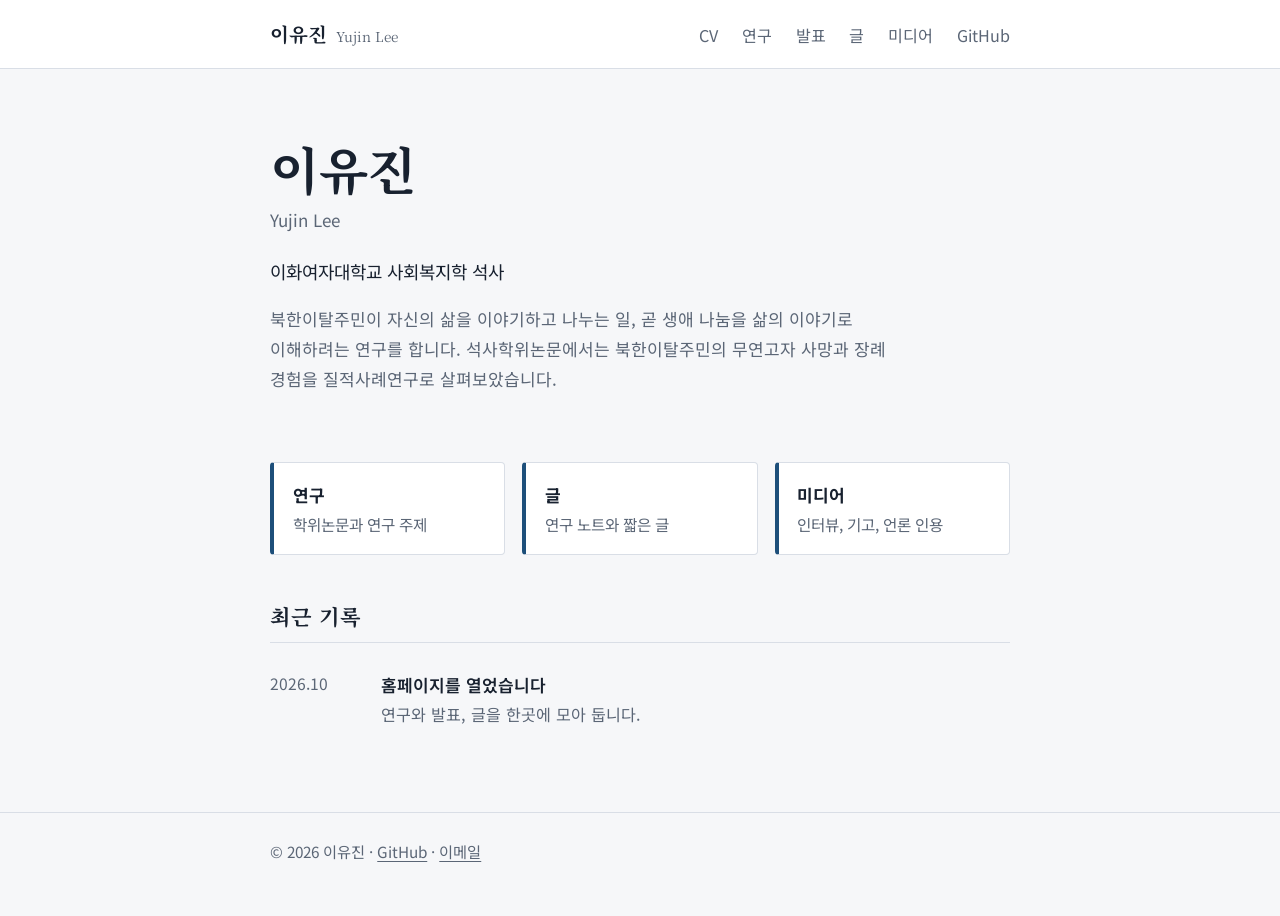
<file: index.html>
<!doctype html>
<html lang="ko">
<head>
  <meta charset="utf-8">
  <meta name="viewport" content="width=device-width, initial-scale=1">
  <title>이유진 | 북한이탈주민 삶 연구</title>
  <meta name="description" content="사회복지학 석사. 북한이탈주민의 생애 나눔과 삶의 이야기를 질적으로 연구합니다.">
  <meta property="og:title" content="이유진 | 북한이탈주민 삶 연구">
  <meta property="og:description" content="사회복지학 석사. 북한이탈주민의 생애 나눔과 삶의 이야기를 질적으로 연구합니다.">
  <meta property="og:locale" content="ko_KR">
  <link rel="preconnect" href="https://fonts.googleapis.com">
  <link rel="preconnect" href="https://fonts.gstatic.com" crossorigin>
  <link rel="stylesheet" href="https://fonts.googleapis.com/css2?family=Noto+Serif+KR:wght@500;700&family=Noto+Sans+KR:wght@400;600&display=swap">
  <link rel="stylesheet" href="assets/style.css">
</head>
<body>
  <header class="site-header">
    <div class="wrap">
      <a class="brand" href="index.html">이유진<small>Yujin Lee</small></a>
      <nav aria-label="주 메뉴">
        <a href="about.html">CV</a>
        <a href="research.html">연구</a>
        <a href="talks.html">발표</a>
        <a href="writing.html">글</a>
        <a href="media.html">미디어</a>
        <a href="https://github.com/dodojin2020">GitHub</a>
      </nav>
    </div>
  </header>

  <main>
    <div class="wrap">
      <section class="hero">
        <h1>이유진</h1>
        <p class="en">Yujin Lee</p>
        <p class="role">이화여자대학교 사회복지학 석사</p>
        <p class="interests">북한이탈주민이 자신의 삶을 이야기하고 나누는 일, 곧 생애 나눔을 삶의 이야기로 이해하려는 연구를 합니다. 석사학위논문에서는 북한이탈주민의 무연고자 사망과 장례 경험을 질적사례연구로 살펴보았습니다.</p>
      </section>

      <ul class="shortcuts">
        <li><a href="research.html"><strong>연구</strong><span>학위논문과 연구 주제</span></a></li>
        <li><a href="writing.html"><strong>글</strong><span>연구 노트와 짧은 글</span></a></li>
        <li><a href="media.html"><strong>미디어</strong><span>인터뷰, 기고, 언론 인용</span></a></li>
      </ul>

      <h2>최근 기록</h2>
      <ul class="entries">
        <li>
          <span class="when">2026.10</span>
          <span class="what"><strong>홈페이지를 열었습니다</strong><span>연구와 발표, 글을 한곳에 모아 둡니다.</span></span>
        </li>
      </ul>
    </div>
  </main>

  <footer>
    <div class="wrap">© 2026 이유진 · <a href="https://github.com/dodojin2020">GitHub</a> · <a href="mailto:lglgh063@gmail.com">이메일</a></div>
  </footer>
</body>
</html>
</file>
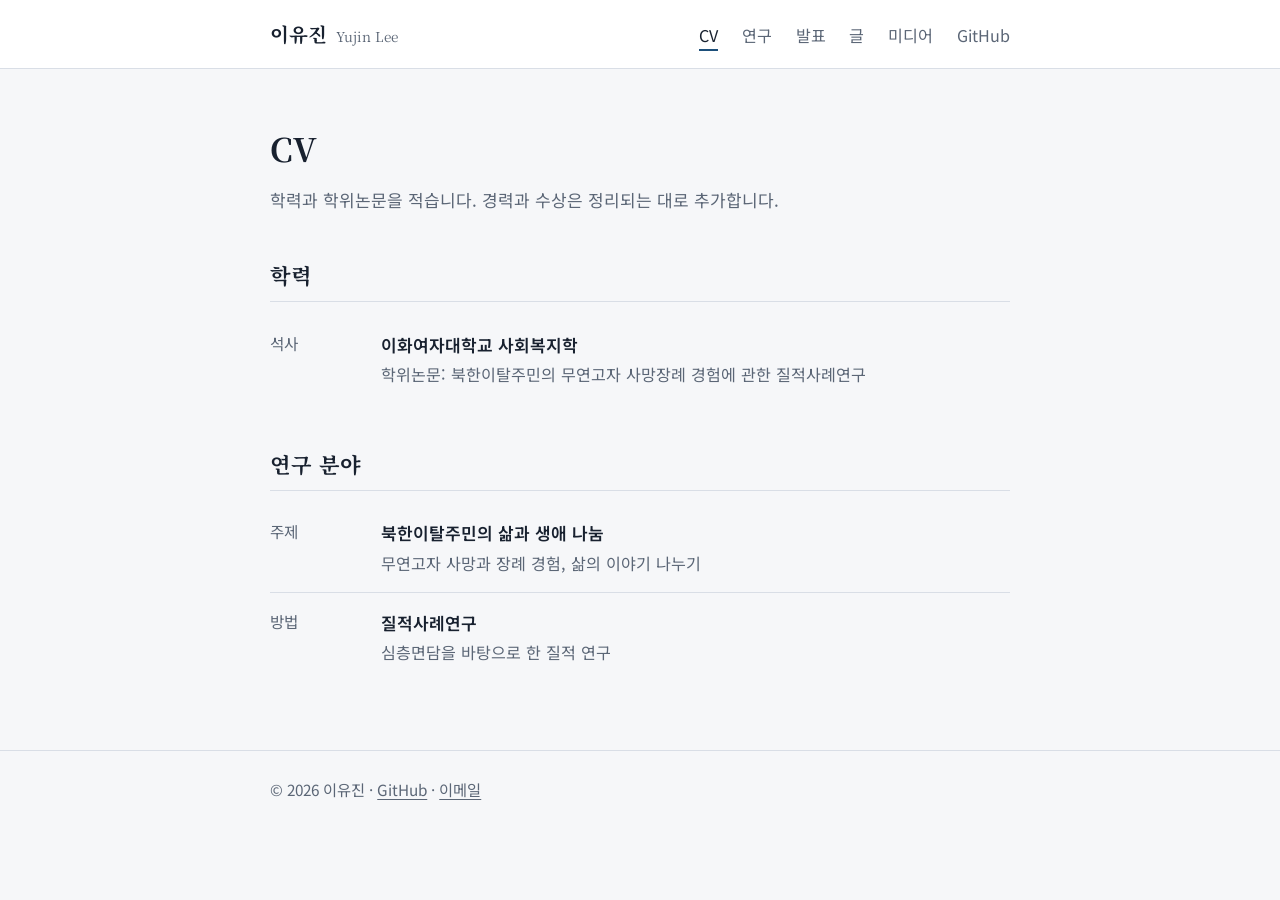
<file: about.html>
<!doctype html>
<html lang="ko">
<head>
  <meta charset="utf-8">
  <meta name="viewport" content="width=device-width, initial-scale=1">
  <title>CV | 이유진</title>
  <link rel="preconnect" href="https://fonts.googleapis.com">
  <link rel="preconnect" href="https://fonts.gstatic.com" crossorigin>
  <link rel="stylesheet" href="https://fonts.googleapis.com/css2?family=Noto+Serif+KR:wght@500;700&family=Noto+Sans+KR:wght@400;600&display=swap">
  <link rel="stylesheet" href="assets/style.css">
</head>
<body>
  <header class="site-header">
    <div class="wrap">
      <a class="brand" href="index.html">이유진<small>Yujin Lee</small></a>
      <nav aria-label="주 메뉴">
        <a href="about.html" aria-current="page">CV</a>
        <a href="research.html">연구</a>
        <a href="talks.html">발표</a>
        <a href="writing.html">글</a>
        <a href="media.html">미디어</a>
        <a href="https://github.com/dodojin2020">GitHub</a>
      </nav>
    </div>
  </header>

  <main>
    <div class="wrap">
      <h1>CV</h1>
      <p class="lead">학력과 학위논문을 적습니다. 경력과 수상은 정리되는 대로 추가합니다.</p>

      <h2>학력</h2>
      <ul class="entries">
        <li>
          <span class="when">석사</span>
          <span class="what"><strong>이화여자대학교 사회복지학</strong><span>학위논문: 북한이탈주민의 무연고자 사망장례 경험에 관한 질적사례연구</span></span>
        </li>
      </ul>

      <h2>연구 분야</h2>
      <ul class="entries">
        <li>
          <span class="when">주제</span>
          <span class="what"><strong>북한이탈주민의 삶과 생애 나눔</strong><span>무연고자 사망과 장례 경험, 삶의 이야기 나누기</span></span>
        </li>
        <li>
          <span class="when">방법</span>
          <span class="what"><strong>질적사례연구</strong><span>심층면담을 바탕으로 한 질적 연구</span></span>
        </li>
      </ul>
    </div>
  </main>

  <footer>
    <div class="wrap">© 2026 이유진 · <a href="https://github.com/dodojin2020">GitHub</a> · <a href="mailto:lglgh063@gmail.com">이메일</a></div>
  </footer>
</body>
</html>
</file>
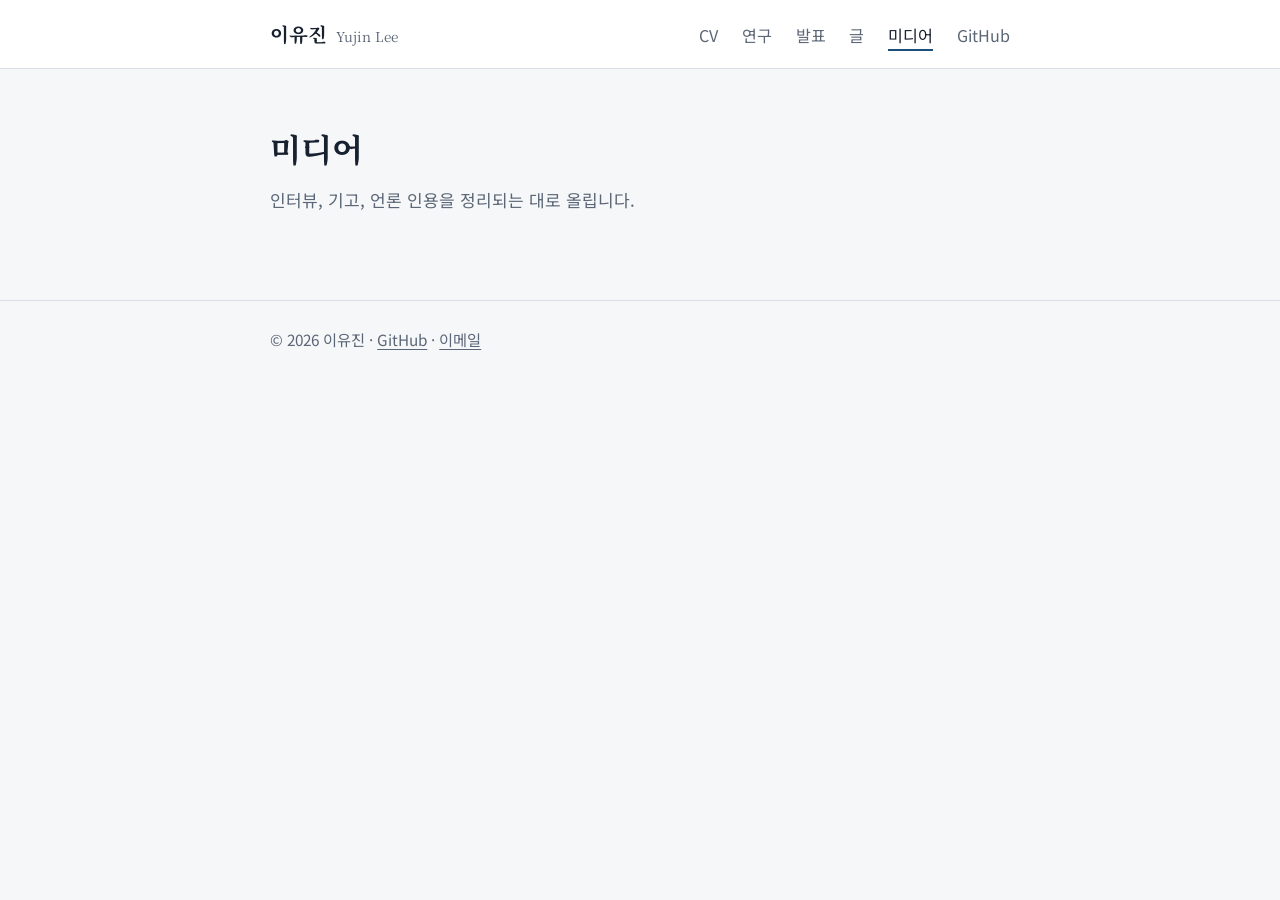
<file: media.html>
<!doctype html>
<html lang="ko">
<head>
  <meta charset="utf-8">
  <meta name="viewport" content="width=device-width, initial-scale=1">
  <title>미디어 | 이유진</title>
  <link rel="preconnect" href="https://fonts.googleapis.com">
  <link rel="preconnect" href="https://fonts.gstatic.com" crossorigin>
  <link rel="stylesheet" href="https://fonts.googleapis.com/css2?family=Noto+Serif+KR:wght@500;700&family=Noto+Sans+KR:wght@400;600&display=swap">
  <link rel="stylesheet" href="assets/style.css">
</head>
<body>
  <header class="site-header">
    <div class="wrap">
      <a class="brand" href="index.html">이유진<small>Yujin Lee</small></a>
      <nav aria-label="주 메뉴">
        <a href="about.html">CV</a>
        <a href="research.html">연구</a>
        <a href="talks.html">발표</a>
        <a href="writing.html">글</a>
        <a href="media.html" aria-current="page">미디어</a>
        <a href="https://github.com/dodojin2020">GitHub</a>
      </nav>
    </div>
  </header>

  <main>
    <div class="wrap">
      <h1>미디어</h1>
      <p class="lead">인터뷰, 기고, 언론 인용을 정리되는 대로 올립니다.</p>
    </div>
  </main>

  <footer>
    <div class="wrap">© 2026 이유진 · <a href="https://github.com/dodojin2020">GitHub</a> · <a href="mailto:lglgh063@gmail.com">이메일</a></div>
  </footer>
</body>
</html>
</file>
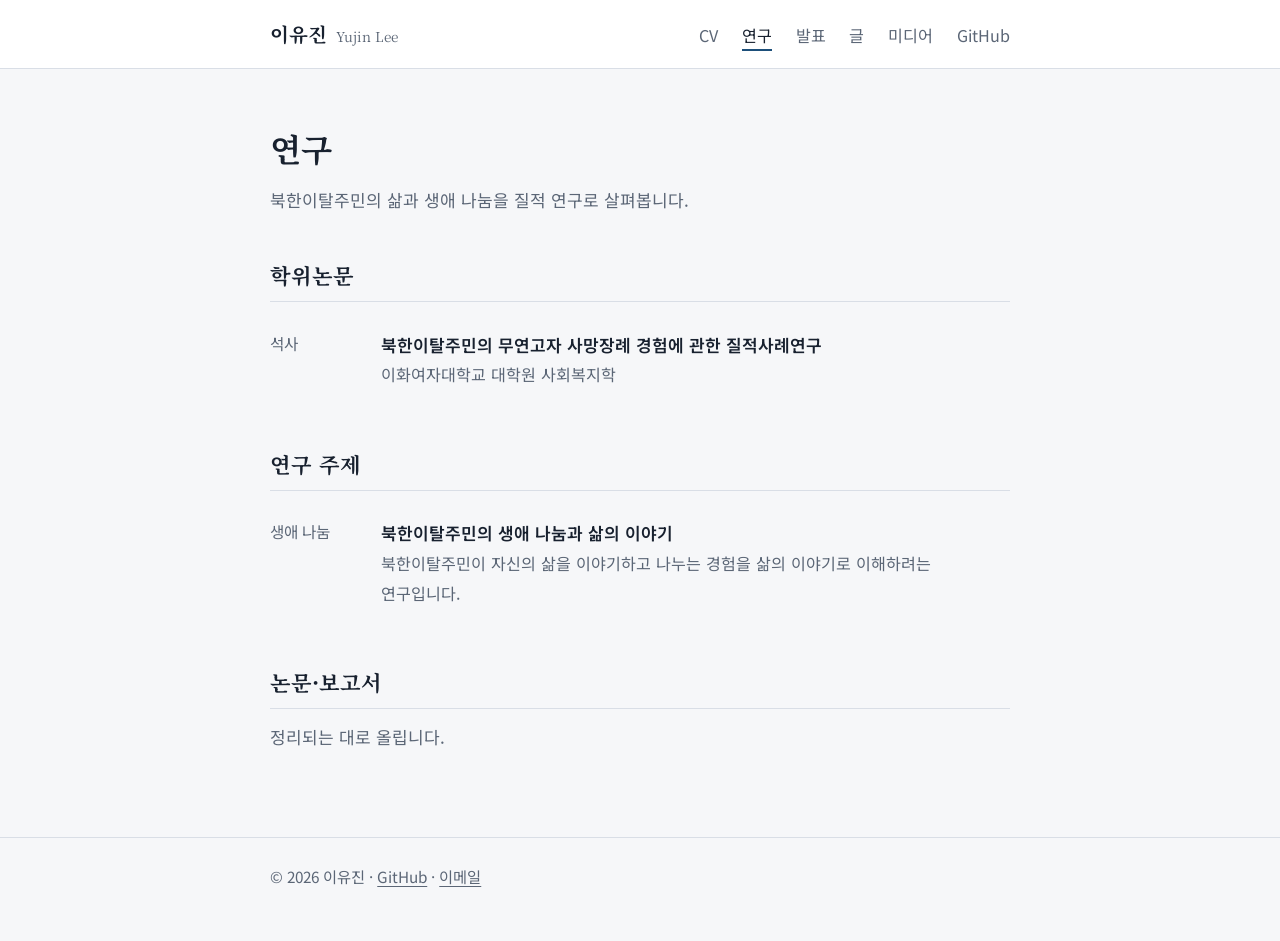
<file: research.html>
<!doctype html>
<html lang="ko">
<head>
  <meta charset="utf-8">
  <meta name="viewport" content="width=device-width, initial-scale=1">
  <title>연구 | 이유진</title>
  <link rel="preconnect" href="https://fonts.googleapis.com">
  <link rel="preconnect" href="https://fonts.gstatic.com" crossorigin>
  <link rel="stylesheet" href="https://fonts.googleapis.com/css2?family=Noto+Serif+KR:wght@500;700&family=Noto+Sans+KR:wght@400;600&display=swap">
  <link rel="stylesheet" href="assets/style.css">
</head>
<body>
  <header class="site-header">
    <div class="wrap">
      <a class="brand" href="index.html">이유진<small>Yujin Lee</small></a>
      <nav aria-label="주 메뉴">
        <a href="about.html">CV</a>
        <a href="research.html" aria-current="page">연구</a>
        <a href="talks.html">발표</a>
        <a href="writing.html">글</a>
        <a href="media.html">미디어</a>
        <a href="https://github.com/dodojin2020">GitHub</a>
      </nav>
    </div>
  </header>

  <main>
    <div class="wrap">
      <h1>연구</h1>
      <p class="lead">북한이탈주민의 삶과 생애 나눔을 질적 연구로 살펴봅니다.</p>

      <h2>학위논문</h2>
      <ul class="entries">
        <li>
          <span class="when">석사</span>
          <span class="what"><strong>북한이탈주민의 무연고자 사망장례 경험에 관한 질적사례연구</strong><span>이화여자대학교 대학원 사회복지학</span></span>
        </li>
      </ul>

      <h2>연구 주제</h2>
      <ul class="entries">
        <li>
          <span class="when">생애 나눔</span>
          <span class="what"><strong>북한이탈주민의 생애 나눔과 삶의 이야기</strong><span>북한이탈주민이 자신의 삶을 이야기하고 나누는 경험을 삶의 이야기로 이해하려는 연구입니다.</span></span>
        </li>
      </ul>

      <h2>논문·보고서</h2>
      <p class="lead">정리되는 대로 올립니다.</p>
    </div>
  </main>

  <footer>
    <div class="wrap">© 2026 이유진 · <a href="https://github.com/dodojin2020">GitHub</a> · <a href="mailto:lglgh063@gmail.com">이메일</a></div>
  </footer>
</body>
</html>
</file>
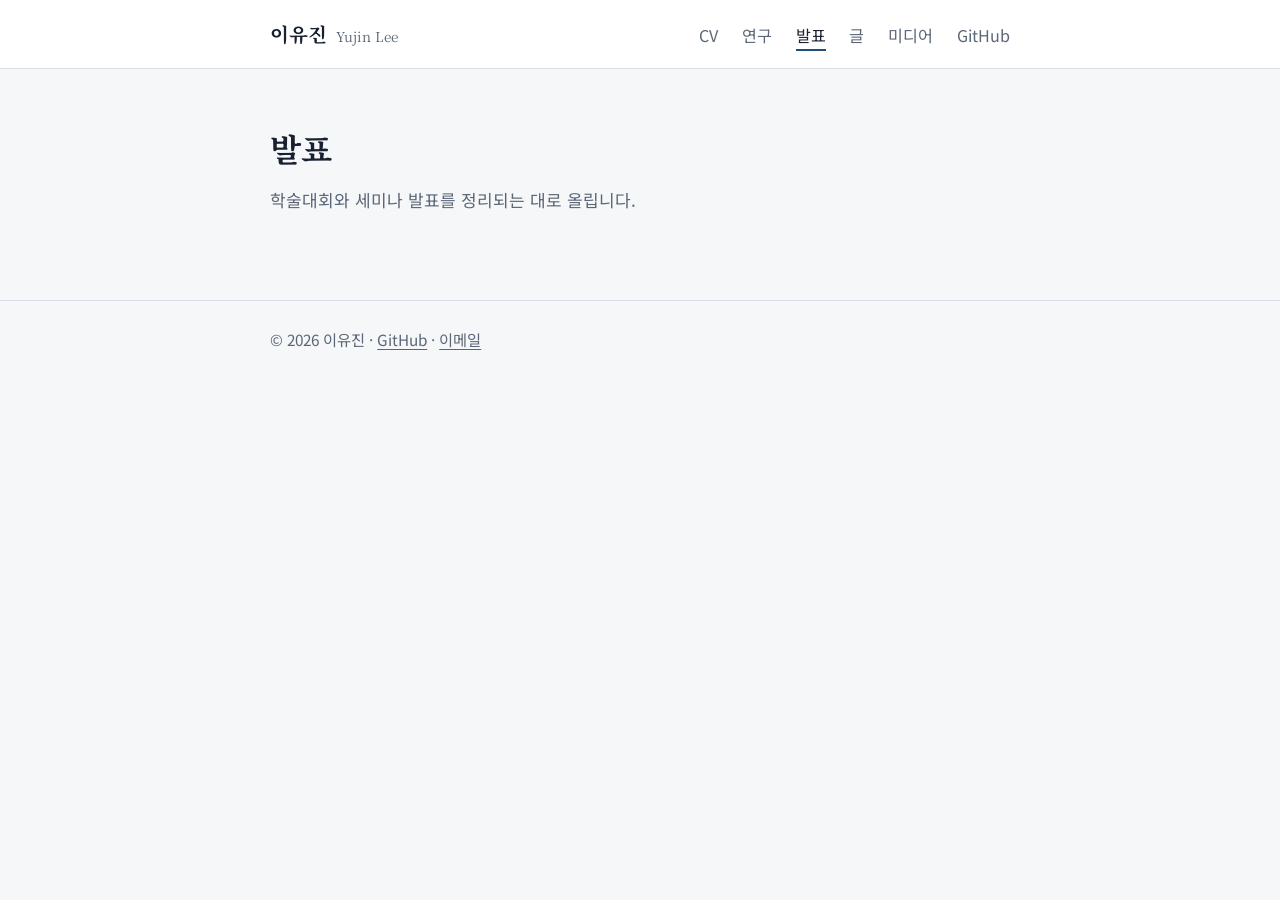
<file: talks.html>
<!doctype html>
<html lang="ko">
<head>
  <meta charset="utf-8">
  <meta name="viewport" content="width=device-width, initial-scale=1">
  <title>발표 | 이유진</title>
  <link rel="preconnect" href="https://fonts.googleapis.com">
  <link rel="preconnect" href="https://fonts.gstatic.com" crossorigin>
  <link rel="stylesheet" href="https://fonts.googleapis.com/css2?family=Noto+Serif+KR:wght@500;700&family=Noto+Sans+KR:wght@400;600&display=swap">
  <link rel="stylesheet" href="assets/style.css">
</head>
<body>
  <header class="site-header">
    <div class="wrap">
      <a class="brand" href="index.html">이유진<small>Yujin Lee</small></a>
      <nav aria-label="주 메뉴">
        <a href="about.html">CV</a>
        <a href="research.html">연구</a>
        <a href="talks.html" aria-current="page">발표</a>
        <a href="writing.html">글</a>
        <a href="media.html">미디어</a>
        <a href="https://github.com/dodojin2020">GitHub</a>
      </nav>
    </div>
  </header>

  <main>
    <div class="wrap">
      <h1>발표</h1>
      <p class="lead">학술대회와 세미나 발표를 정리되는 대로 올립니다.</p>
    </div>
  </main>

  <footer>
    <div class="wrap">© 2026 이유진 · <a href="https://github.com/dodojin2020">GitHub</a> · <a href="mailto:lglgh063@gmail.com">이메일</a></div>
  </footer>
</body>
</html>
</file>
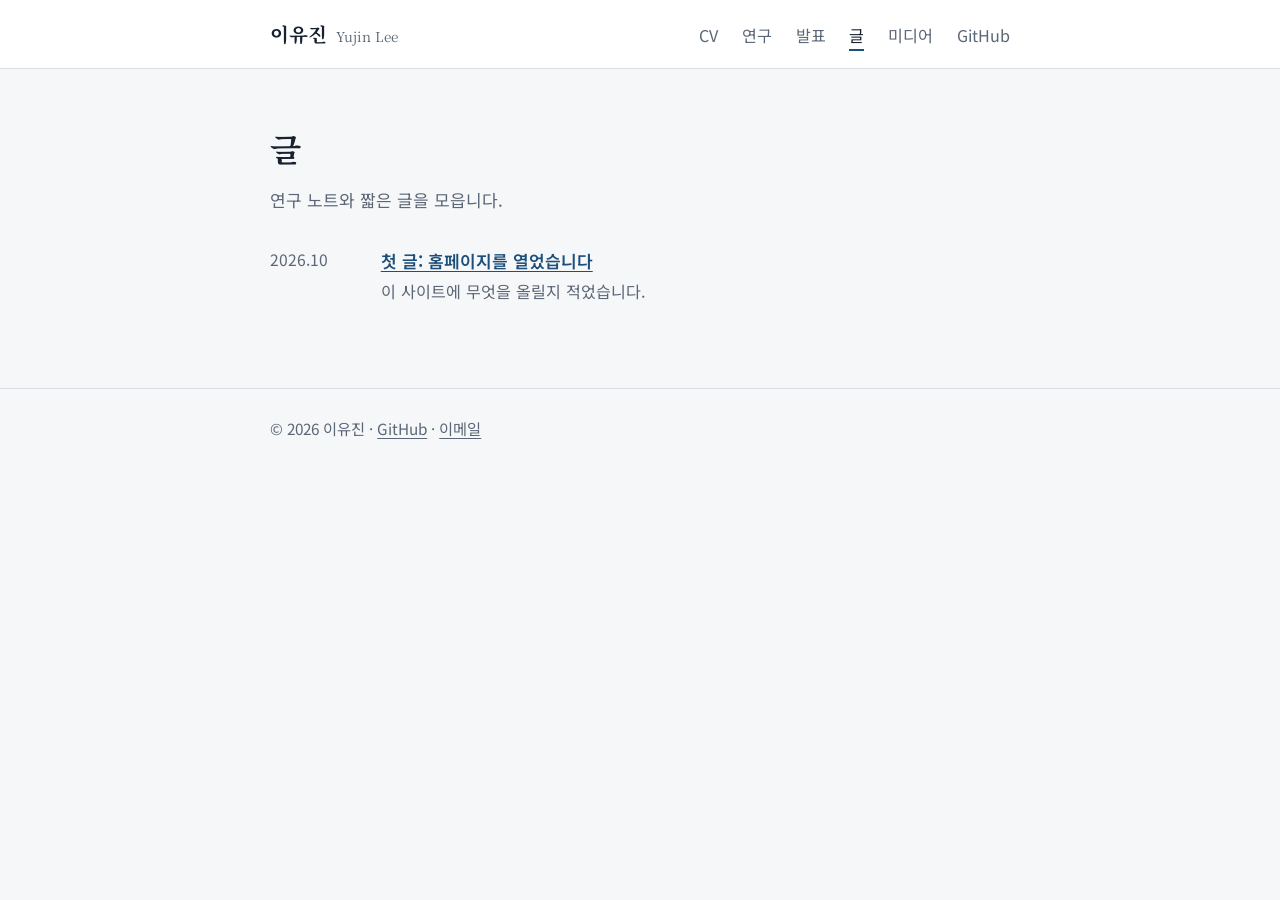
<file: writing.html>
<!doctype html>
<html lang="ko">
<head>
  <meta charset="utf-8">
  <meta name="viewport" content="width=device-width, initial-scale=1">
  <title>글 | 이유진</title>
  <link rel="preconnect" href="https://fonts.googleapis.com">
  <link rel="preconnect" href="https://fonts.gstatic.com" crossorigin>
  <link rel="stylesheet" href="https://fonts.googleapis.com/css2?family=Noto+Serif+KR:wght@500;700&family=Noto+Sans+KR:wght@400;600&display=swap">
  <link rel="stylesheet" href="assets/style.css">
</head>
<body>
  <header class="site-header">
    <div class="wrap">
      <a class="brand" href="index.html">이유진<small>Yujin Lee</small></a>
      <nav aria-label="주 메뉴">
        <a href="about.html">CV</a>
        <a href="research.html">연구</a>
        <a href="talks.html">발표</a>
        <a href="writing.html" aria-current="page">글</a>
        <a href="media.html">미디어</a>
        <a href="https://github.com/dodojin2020">GitHub</a>
      </nav>
    </div>
  </header>

  <main>
    <div class="wrap">
      <h1>글</h1>
      <p class="lead">연구 노트와 짧은 글을 모읍니다.</p>

      <ul class="entries">
        <li>
          <span class="when">2026.10</span>
          <span class="what"><strong><a href="posts/hello.html">첫 글: 홈페이지를 열었습니다</a></strong><span>이 사이트에 무엇을 올릴지 적었습니다.</span></span>
        </li>
      </ul>
    </div>
  </main>

  <footer>
    <div class="wrap">© 2026 이유진 · <a href="https://github.com/dodojin2020">GitHub</a> · <a href="mailto:lglgh063@gmail.com">이메일</a></div>
  </footer>
</body>
</html>
</file>
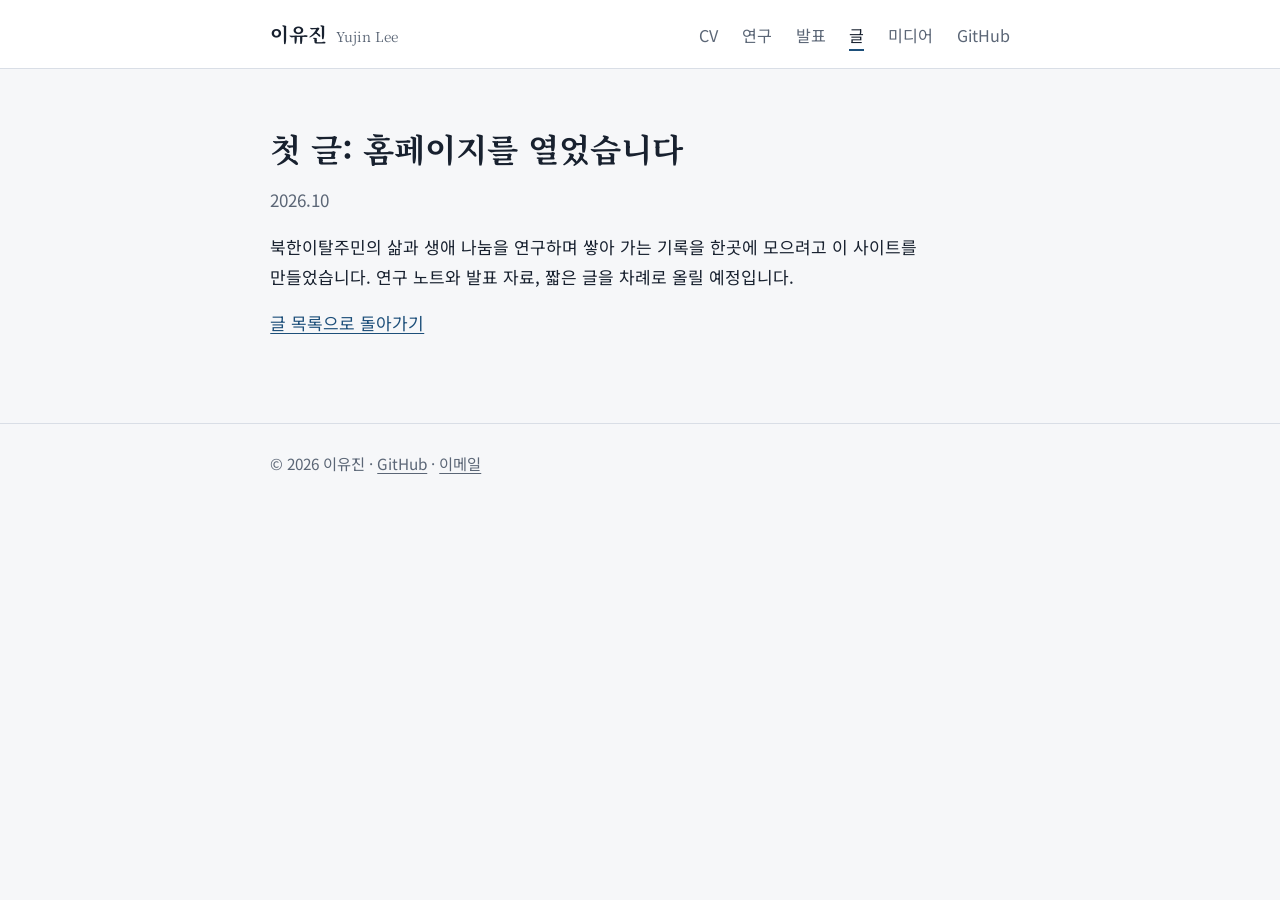
<file: posts/hello.html>
<!doctype html>
<html lang="ko">
<head>
  <meta charset="utf-8">
  <meta name="viewport" content="width=device-width, initial-scale=1">
  <title>첫 글: 홈페이지를 열었습니다 | 이유진</title>
  <link rel="preconnect" href="https://fonts.googleapis.com">
  <link rel="preconnect" href="https://fonts.gstatic.com" crossorigin>
  <link rel="stylesheet" href="https://fonts.googleapis.com/css2?family=Noto+Serif+KR:wght@500;700&family=Noto+Sans+KR:wght@400;600&display=swap">
  <link rel="stylesheet" href="../assets/style.css">
</head>
<body>
  <header class="site-header">
    <div class="wrap">
      <a class="brand" href="../index.html">이유진<small>Yujin Lee</small></a>
      <nav aria-label="주 메뉴">
        <a href="../about.html">CV</a>
        <a href="../research.html">연구</a>
        <a href="../talks.html">발표</a>
        <a href="../writing.html" aria-current="page">글</a>
        <a href="../media.html">미디어</a>
        <a href="https://github.com/dodojin2020">GitHub</a>
      </nav>
    </div>
  </header>

  <main>
    <div class="wrap">
      <h1>첫 글: 홈페이지를 열었습니다</h1>
      <p class="lead">2026.10</p>
      <p>북한이탈주민의 삶과 생애 나눔을 연구하며 쌓아 가는 기록을 한곳에 모으려고 이 사이트를 만들었습니다. 연구 노트와 발표 자료, 짧은 글을 차례로 올릴 예정입니다.</p>
      <p><a href="../writing.html">글 목록으로 돌아가기</a></p>
    </div>
  </main>

  <footer>
    <div class="wrap">© 2026 이유진 · <a href="https://github.com/dodojin2020">GitHub</a> · <a href="mailto:lglgh063@gmail.com">이메일</a></div>
  </footer>
</body>
</html>
</file>
<file: assets/style.css>
:root {
  --bg: #f6f7f9;
  --surface: #ffffff;
  --ink: #18212f;
  --muted: #5b6676;
  --line: #d9dee6;
  --accent: #1d4f7a;
  --accent-soft: #e6eef6;
  --max: 46rem;
}

@media (prefers-color-scheme: dark) {
  :root {
    --bg: #11161d;
    --surface: #18202a;
    --ink: #e7ebf0;
    --muted: #9aa5b4;
    --line: #2b3542;
    --accent: #8fbbe3;
    --accent-soft: #1f2d3d;
  }
}

* { box-sizing: border-box; }

html { font-size: 17px; }

body {
  margin: 0;
  background: var(--bg);
  color: var(--ink);
  font-family: "Pretendard Variable", Pretendard, "Noto Sans KR", -apple-system, "Apple SD Gothic Neo", "Malgun Gothic", sans-serif;
  line-height: 1.75;
  word-break: keep-all;
}

a { color: var(--accent); text-decoration-thickness: 1px; text-underline-offset: 3px; }
a:hover { text-decoration-thickness: 2px; }
a:focus-visible, button:focus-visible { outline: 3px solid var(--accent); outline-offset: 3px; border-radius: 2px; }

.wrap { max-width: var(--max); margin: 0 auto; padding: 0 1.25rem; }

/* 상단 메뉴 */
.site-header { border-bottom: 1px solid var(--line); background: var(--surface); }
.site-header .wrap { display: flex; flex-wrap: wrap; align-items: baseline; justify-content: space-between; gap: .5rem 1.5rem; padding-top: 1rem; padding-bottom: 1rem; }
.brand { font-family: "Noto Serif KR", "Nanum Myeongjo", serif; font-weight: 700; font-size: 1.15rem; color: var(--ink); text-decoration: none; }
.brand small { font-family: inherit; font-weight: 400; color: var(--muted); margin-left: .5rem; font-size: .8rem; }
nav a { color: var(--muted); text-decoration: none; margin-right: 1.1rem; font-size: .95rem; }
nav a:last-child { margin-right: 0; }
nav a:hover, nav a[aria-current="page"] { color: var(--ink); }
nav a[aria-current="page"] { border-bottom: 2px solid var(--accent); padding-bottom: 2px; }

/* 첫 화면 */
.hero { padding: 4rem 0 2.5rem; }
.hero h1 { font-family: "Noto Serif KR", "Nanum Myeongjo", serif; font-size: clamp(2rem, 6vw, 3rem); line-height: 1.25; margin: 0 0 .25rem; letter-spacing: -.01em; }
.hero .en { color: var(--muted); margin: 0 0 1.25rem; }
.hero .role { font-size: 1.05rem; margin: 0 0 .25rem; }
.hero .interests { color: var(--muted); margin: 1rem 0 0; max-width: 38rem; }

/* 본문 */
main { padding-bottom: 4rem; }
main h1 { font-family: "Noto Serif KR", "Nanum Myeongjo", serif; font-size: 1.9rem; margin: 3rem 0 .5rem; }
main h2 { font-family: "Noto Serif KR", "Nanum Myeongjo", serif; font-size: 1.25rem; margin: 2.5rem 0 .75rem; padding-bottom: .4rem; border-bottom: 1px solid var(--line); }
main p.lead { color: var(--muted); margin: 0 0 1rem; }

/* 목록: 연도 + 내용 */
.entries { list-style: none; padding: 0; margin: 0; }
.entries li { display: grid; grid-template-columns: 5.5rem 1fr; gap: .25rem 1rem; padding: .85rem 0; border-bottom: 1px solid var(--line); }
.entries li:last-child { border-bottom: 0; }
.entries .when { color: var(--muted); font-size: .92rem; font-variant-numeric: tabular-nums; }
.entries .what strong { display: block; font-weight: 600; }
.entries .what span { color: var(--muted); font-size: .95rem; }

/* 바로가기 카드 3개 */
.shortcuts { display: grid; gap: 1rem; grid-template-columns: repeat(auto-fit, minmax(13rem, 1fr)); margin: 1.5rem 0 0; padding: 0; list-style: none; }
.shortcuts a { display: block; height: 100%; padding: 1rem 1.1rem; background: var(--surface); border: 1px solid var(--line); border-left: 4px solid var(--accent); border-radius: 4px; color: var(--ink); text-decoration: none; }
.shortcuts a:hover { background: var(--accent-soft); }
.shortcuts strong { display: block; margin-bottom: .2rem; }
.shortcuts span { color: var(--muted); font-size: .92rem; line-height: 1.55; display: block; }

/* 안내 문구 (직접 채울 부분) */
.todo { background: var(--accent-soft); border-left: 4px solid var(--accent); padding: .75rem 1rem; border-radius: 4px; font-size: .93rem; color: var(--ink); margin: 1.25rem 0; }

footer { border-top: 1px solid var(--line); padding: 1.5rem 0 3rem; color: var(--muted); font-size: .9rem; }
footer a { color: var(--muted); }

@media (max-width: 34rem) {
  html { font-size: 16px; }
  .entries li { grid-template-columns: 1fr; }
  .hero { padding-top: 2.5rem; }
}

@media (prefers-reduced-motion: reduce) {
  * { scroll-behavior: auto !important; transition: none !important; animation: none !important; }
}
</file>
